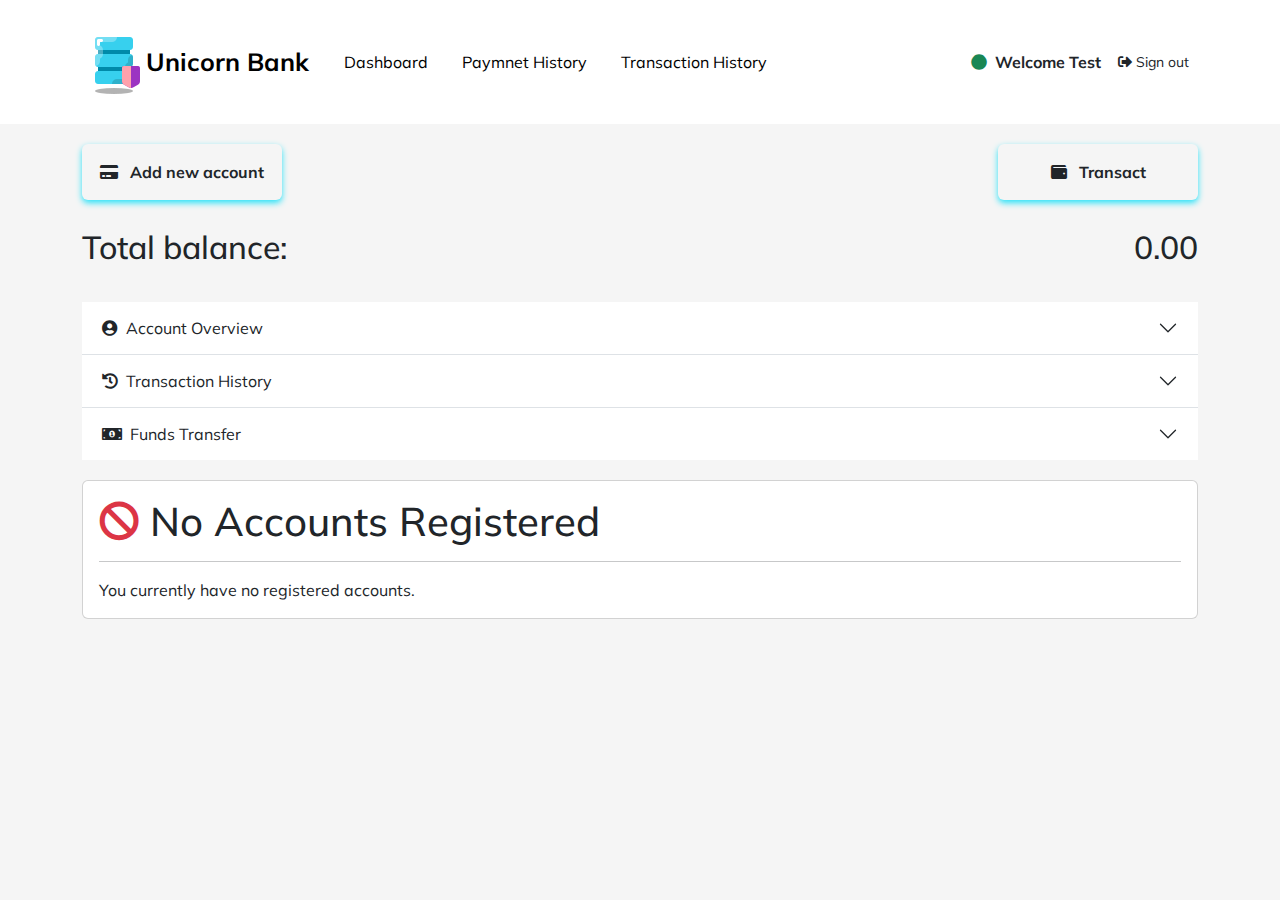
<file: dashboard.html>
<!DOCTYPE html>
<html lang="en">
<head>
    <meta charset="UTF-8">
    <meta name="viewport" content="width=device-width, initial-scale=1.0">
    <title>Dashboard</title>
    <!-- Linking bootstrap css file -->
    <link rel="stylesheet" href="css/bootstrap/bootstrap.css">
    <!-- Linking fontawsome css file -->
    <link rel="stylesheet" href="css/fontawsome/all.css">
    <link rel="stylesheet" href="https://cdnjs.cloudflare.com/ajax/libs/font-awesome/5.15.4/css/all.min.css">
    <!-- Linking Google fonts -->
    <link rel="preconnect" href="https://fonts.googleapis.com">
    <link rel="preconnect" href="https://fonts.gstatic.com" crossorigin>
    <link href="https://fonts.googleapis.com/css2?family=Mulish:ital,wght@0,200..1000;1,200..1000&display=swap" rel="stylesheet">
    <!-- Linking dashboard css -->
    <link rel="stylesheet" href="css/dashboard.css">
    <!-- Linking js files for offcanvas to work -->
    <script src="js/bootstrap.bundle.js"></script>
</head>
<body>
    <!-- user Main pg header -->
    <header class="main-page-header mb-3">
        <!-- Name and logo -->
        <div class="d-flex align-items-center container">
            <div class="d-flex align-items-center">
                <img src="images/logo.png" alt="Site Logo" class="logo" />
                <div class="company-name">
                    Unicorn Bank
                </div>
            </div>
            <!-- end of Name and logo -->
            <!-- Navigation bar -->
            <nav class="navigation">
                <li><a href="dashboard.html" target="_self">Dashboard</a></li>
                <li><a href="dashboard.html" target="_self">Paymnet History</a></li>
                <li><a href="dashboard.html" target="_self">Transaction History</a></li>
            </nav>
            <!-- end of Navigation bar -->
            <!-- display user name -->
            <div class="display-name ms-auto">
                <i class="fa fa-circle text-success me-2"></i>Welcome <span>Test</span>
            </div>
            <!-- end of display user name -->
            <!-- log out btn -->
            <a href="login.html" class="btn btn-sm ms-2">
                <i class="fas fa-sign-out-alt" aria-hidden="true"></i> Sign out
            </a>
        </div>
    </header>
    <!-- end of user Main pg header -->
    <!-- start of transact body -->
    <div class="offcanvas offcanvas-start" data-bs-scroll="true" data-bs-backdrop="false" tabindex="-1" id="offcanvasScrolling" aria-labelledby="offcanvasScrollingLabel">
        <div class="offcanvas-header">
          <h5 class="offcanvas-title" id="offcanvasScrollingLabel">Transact</h5>
          <button type="button" class="btn-close text-reset" data-bs-dismiss="offcanvas" aria-label="Close"></button>
        </div>
        <div class="offcanvas-body">
            <!-- dropdown -->
            <small class="card-text">
                Choose an option below to perform transaction:
            </small>
            <select name="transact-type" id="transact-type" class="form-control my-3">
                <option value="">-- Select transaction type --</option>
                <option value="payment">Payment</option>
                <option value="transfer">Transfer</option>
                <option value="deposit">Deposit</option>
                <option value="withdraw">Withdraw</option>
            </select>
            <!-- end of dropdown -->
            <!-- payment card -->
            <div class="card payment-card text-black">
              <!-- Card body -->
              <div class="card-body">
                <!-- form group -->
                <div class="form-group mb-2">
                  <label for="">Account holder / Beneficiary</label>
                  <input type="text" name="beneficiary" class="form-control" placeholder="Enter Account holder / Beneficiary name">
                </div>
                <!-- end of form group -->
                <!-- form group -->
                <div class="form-group mb-2">
                  <label for="">Beneficiary account number</label>
                  <input type="text" name="beneficiary" class="form-control" placeholder="Enter Account / Beneficiary number">
                </div>
                <!-- end of form group -->
                <!-- form group -->
                <div class="form-group mb-2">
                  <select name="account_id" id="" class="form-control my-3">
                    <option value="">-- Select Account --</option>
                  </select>
                </div>
                <!-- end of form group -->
                <!-- form group -->
                <div class="form-group mb-2">
                  <label for="">Enter amount</label>
                  <input type="text" name="payment_amt" class="form-control" placeholder="Enter amount">
                </div>
                <!-- end of form group -->
                <!-- form group -->
                <div class="form-group mb-2">
                  <button id="payment-btn" class="btn">Pay</button>
                </div>
                <!-- end of form group -->
              </div>
              <!-- end of Card body -->
            </div>
            <!-- end of payment card -->

            <!-- transfer card -->
            <div class="card transfer-card text-black">
              <!-- Card body -->
              <div class="card-body">
                <form action="" class="transfer-form">
                  <!-- form group -->
                  <div class="form-group mb-2">
                    <select name="account_id" id="" class="form-control my-3">
                      <option value="">-- Select Account --</option>
                    </select>
                  </div>
                  <!-- end of form group -->
                  <!-- form group -->
                  <div class="form-group mb-2">
                    <label for="">To:</label>
                    <select name="account_id" id="" class="form-control my-3">
                      <option value="">-- Select Account --</option>
                    </select>
                  </div>
                  <!-- end of form group -->
                  <!-- form group -->
                  <div class="form-group mb-2">
                    <label for="">Enter amount</label>
                    <input type="text" name="transfer_amt" class="form-control" placeholder="Enter amount">
                  </div>
                  <!-- end of form group -->
                </form>
                <!-- end of transfer form -->
                <!-- form group -->
                <div class="form-group mb-2">
                  <button id="payment-btn" class="btn">Transfer</button>
                </div>
                <!-- end of form group -->
              </div>
              <!-- end of Card body -->
            </div>
            <!-- end of transfer card -->

            <!-- deposit card -->
            <div class="card deposit-card text-black">
              <!-- Card body -->
              <div class="card-body">
                <!-- form -->
                <form action="" method="post" class="deposit-form">
                  <!-- form group -->
                  <div class="form-group mb-2">
                    <select name="account_id" id="" class="form-control my-3">
                      <option value="">-- Select Account --</option>
                    </select>
                  </div>
                  <!-- end of form group -->
                  <!-- form group -->
                  <div class="form-group mb-2">
                    <label for="">Enter amount</label>
                    <input type="text" name="deposit_amt" class="form-control" placeholder="Enter amount">
                  </div>
                  <!-- end of form group -->
                </form>
                <!-- end of deposit form -->
                <!-- form group -->
                <div class="form-group mb-2">
                  <button id="payment-btn" class="btn">Deposit</button>
                </div>
                <!-- end of form group -->
              </div>
              <!-- end of Card body -->
            </div>
            <!-- end of deposit card -->
            <!-- withdraw card -->
            <div class="card withdraw-card text-black">
              <!-- Card body -->
              <div class="card-body">
                <!-- form -->
                <form action="" method="post" class="deposit-form">
                  <!-- form group -->
                  <div class="form-group mb-2">
                    <select name="account_id" id="" class="form-control my-3">
                      <option value="">-- Select Account --</option>
                    </select>
                  </div>
                  <!-- end of form group -->
                  <!-- form group -->
                  <div class="form-group mb-2">
                    <label for="">Enter amount</label>
                    <input type="text" name="withdraw_amt" class="form-control" placeholder="Enter amount">
                  </div>
                  <!-- end of form group -->
                </form>
                <!-- end of deposit form -->
                <!-- form group -->
                <div class="form-group mb-2">
                  <button id="payment-btn" class="btn">Withdraw</button>
                </div>
                <!-- end of form group -->
              </div>
              <!-- end of Card body -->
            </div>
            <!-- end of withdraw card -->
        </div>
    </div>
    <!-- end of transact body -->
    
    <!-- start of accounts form container -->
    <div class="offcanvas offcanvas-end" tabindex="-1" id="offcanvasRight" data-bs-backdrop="false".aria-labelledby="offcanvasRightLabel">
      <div class="offcanvas-header">
        <h5 id="offcanvasRightLabel">Create / Add an account</h5>
        <button type="button" class="btn-close text-reset" data-bs-dismiss="offcanvas" aria-label="Close"></button>
      </div>
      <div class="offcanvas-body">
        <!-- account form card -->
        <div class="card">
          <div class="card-body">
            <form action="" class="add-acc-form">
              <!-- form group -->
              <input type="text" name="acc_name" id="" class="form-control" placeholder="Enter account name">
              <!-- end of form group -->
              <!-- form group -->
              <select name="account_type" id="" class="form-control my-3">
                <option value="">-- Select Account Type --</option>
                <option value="savings">Savings</option>
                <option value="business">Business / Current</option>
              </select>
              <!-- end of form group -->
            </form>
            <!-- form group -->
            <div class="form-group mb-2">
              <button id="payment-btn" class="btn">Create</button>
            </div>
            <!-- end of form group -->
          </div>
        </div>
        <!-- end of account form card -->
      </div>
    </div>
    <!-- end of accounts form container -->
    <!-- container -->
    <div class="container d-flex justify-content-between">
        <button id="add-acc-btn" class="btn" type="button" data-bs-toggle="offcanvas" data-bs-target="#offcanvasRight" aria-controls="offcanvasRight">
            <i class="fa fa-credit-card me-2"></i> Add new account
        </button>
            
        <button id="add-acc-btn" class="btn" type="button" data-bs-toggle="offcanvas" data-bs-target="#offcanvasScrolling" aria-controls="offcanvasScrolling">
            <i class="fa fa-wallet me-2"></i> Transact
        </button>
    </div>
    <!-- end of container -->
    <!-- total balance display -->
    <div class="container d-flex py-2">
        <h2 class="me-auto">Total balance:</h2>
        <h2 class="ms-auto">0.00</h2>
    </div>
    <!-- end of total balance display -->
    <!-- Container: dropdown menu -->
    <div class="container">
        <div class="accordion accordion-flush" id="accordionFlushExample">
            <div class="accordion-item">
              <h2 class="accordion-header" id="flush-headingOne">
                <button class="accordion-button collapsed" type="button" data-bs-toggle="collapse" data-bs-target="#flush-collapseOne" aria-expanded="false" aria-controls="flush-collapseOne">
                  <i class="fas fa-user-circle me-2"></i> Account Overview
                </button>
              </h2>
              <div id="flush-collapseOne" class="accordion-collapse collapse" aria-labelledby="flush-headingOne" data-bs-parent="#accordionFlushExample">
                <div class="accordion-body">View your account balance, recent transactions, and important account details in one convenient location. Monitor your savings, checking, and investment accounts effortlessly.</div>
              </div>
            </div>
            <div class="accordion-item">
              <h2 class="accordion-header" id="flush-headingTwo">
                <button class="accordion-button collapsed" type="button" data-bs-toggle="collapse" data-bs-target="#flush-collapseTwo" aria-expanded="false" aria-controls="flush-collapseTwo">
                  <i class="fas fas fa-history me-2"></i>Transaction History
                </button>
              </h2>
              <div id="flush-collapseTwo" class="accordion-collapse collapse" aria-labelledby="flush-headingTwo" data-bs-parent="#accordionFlushExample">
                <div class="accordion-body">Keep track of all your financial activities with ease. Access a comprehensive list of your past transactions, including deposits, withdrawals, transfers, and payments.</div>
              </div>
            </div>
            <div class="accordion-item">
                <h2 class="accordion-header" id="flush-headingThree">
                    <button class="accordion-button collapsed" type="button" data-bs-toggle="collapse" data-bs-target="#flush-collapseThree" aria-expanded="false" aria-controls="flush-collapseThree">
                      <i class="fas fas fa-money-bill-alt me-2"></i>Funds Transfer
                </button>
                </h2>
                <div id="flush-collapseThree" class="accordion-collapse collapse" aria-labelledby="flush-headingThree" data-bs-parent="#accordionFlushExample">
                    <div class="accordion-body">Seamlessly transfer funds between your accounts. Initiate one-time or recurring transfers, set up standing instructions, and manage multiple linked accounts securely. Enjoy the convenience of managing your finances in just a few clicks.</div>
                </div>
            </div>
        </div>
    </div>
    <!-- end of container: dropdown menu -->
      <!-- container: no of accounts -->
      <div class="container">
        <div class="card no-acc">
            <div class="card-body">
                <h1 class="card-title">
                    <i class="fa fa-ban text-danger"></i> No Accounts Registered
                </h1>
                <hr>
                <div class="card-text">
                    You currently have no registered accounts.
                </div>
            </div>
        </div>
      </div>
      <!-- end of container: no of accounts -->
      <!-- Linking js file-->
      <script src="js/main.js"></script>
</body>
</html>
</file>
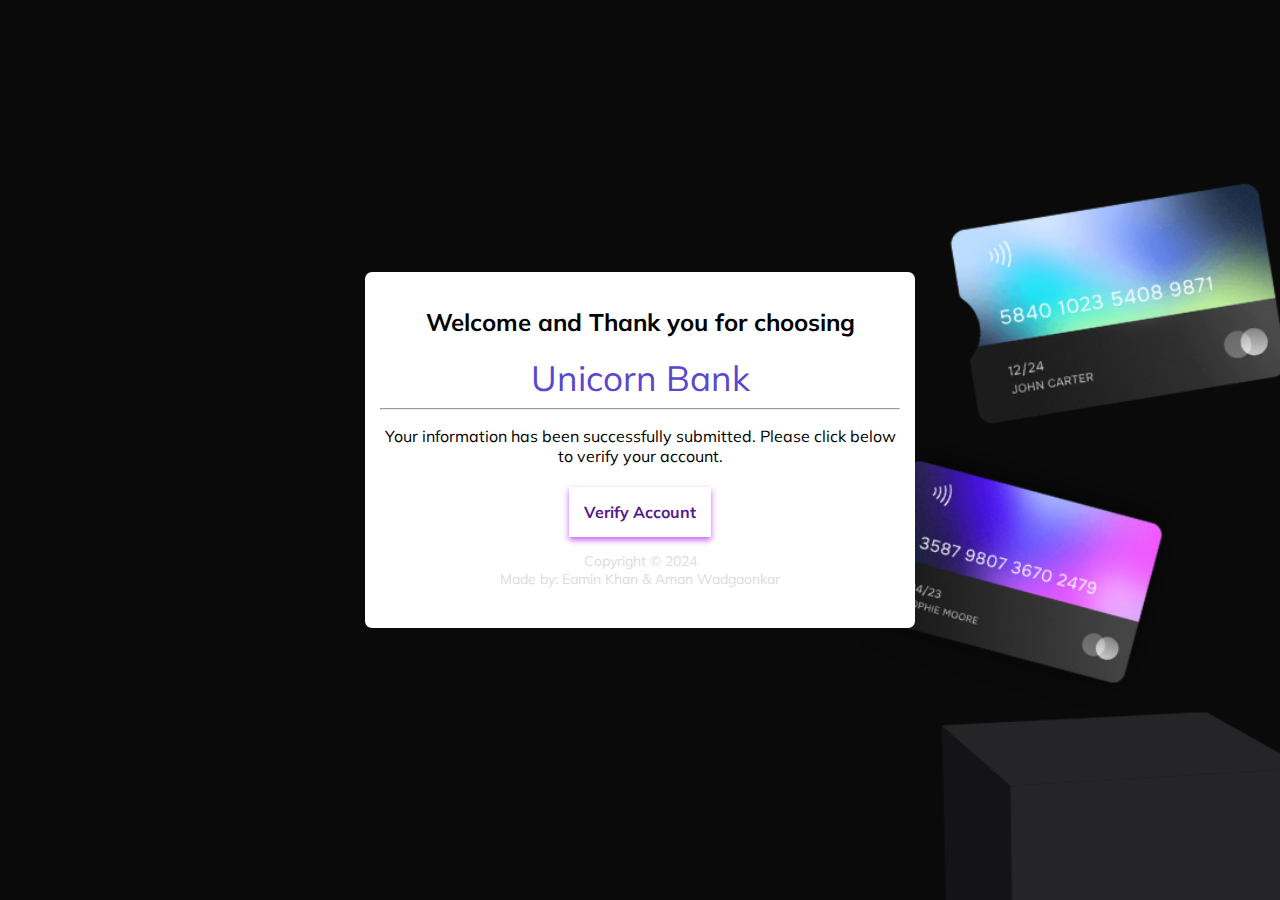
<file: email.html>
<!DOCTYPE html>
<html lang='en'>
<head>
    <meta charset='UTF-8'>
    <meta name='viewport' content='width=device-width, initial-scale=1.0'>
    <!-- linking css -->
    <link rel='stylesheet' href='css/email.css'>
    <!-- linking google fonts -->
    <link rel='preconnect' href='https://fonts.googleapis.com'>
    <link rel='preconnect' href='https://fonts.gstatic.com' crossorigin>
    <link href='https://fonts.googleapis.com/css2?family=Mulish:ital,wght@0,200..1000;1,200..1000&display=swap' rel='stylesheet'>
    <title>Document</title>
</head>
<body>
    <!-- Wrapper -->
    <div class='wrapper'>
        <!-- email msg header -->
        <h2 class='email-msg-header'>
            Welcome and Thank you for choosing <br>
        </h2>
        <!-- end of email msg header -->
        <!-- company name -->
        <div class='company-name'>Unicorn Bank</div>
        <!-- end of company name -->
        <hr>
        <!-- welcome text -->
        <p class='welcome-text'>
            Your information has been successfully submitted. Please click below to verify your account.
        </p>
        <!-- end of welcome text -->
        <br>
        <!-- verify account button -->
        <center><a href='' class='verify-acc-btn' role='button'>Verify Account</a></center>
        <!-- end of verify acc button -->
        <!-- copy right wrapper -->
        <div class='copy-right'>Copyright &copy; 2024 <br>Made by: Eamin Khan & Aman Wadgaonkar</div>
        <!-- end of copy right wrapper -->
    </div>
    <!-- end od wrapper -->
</body>
</html>
</file>
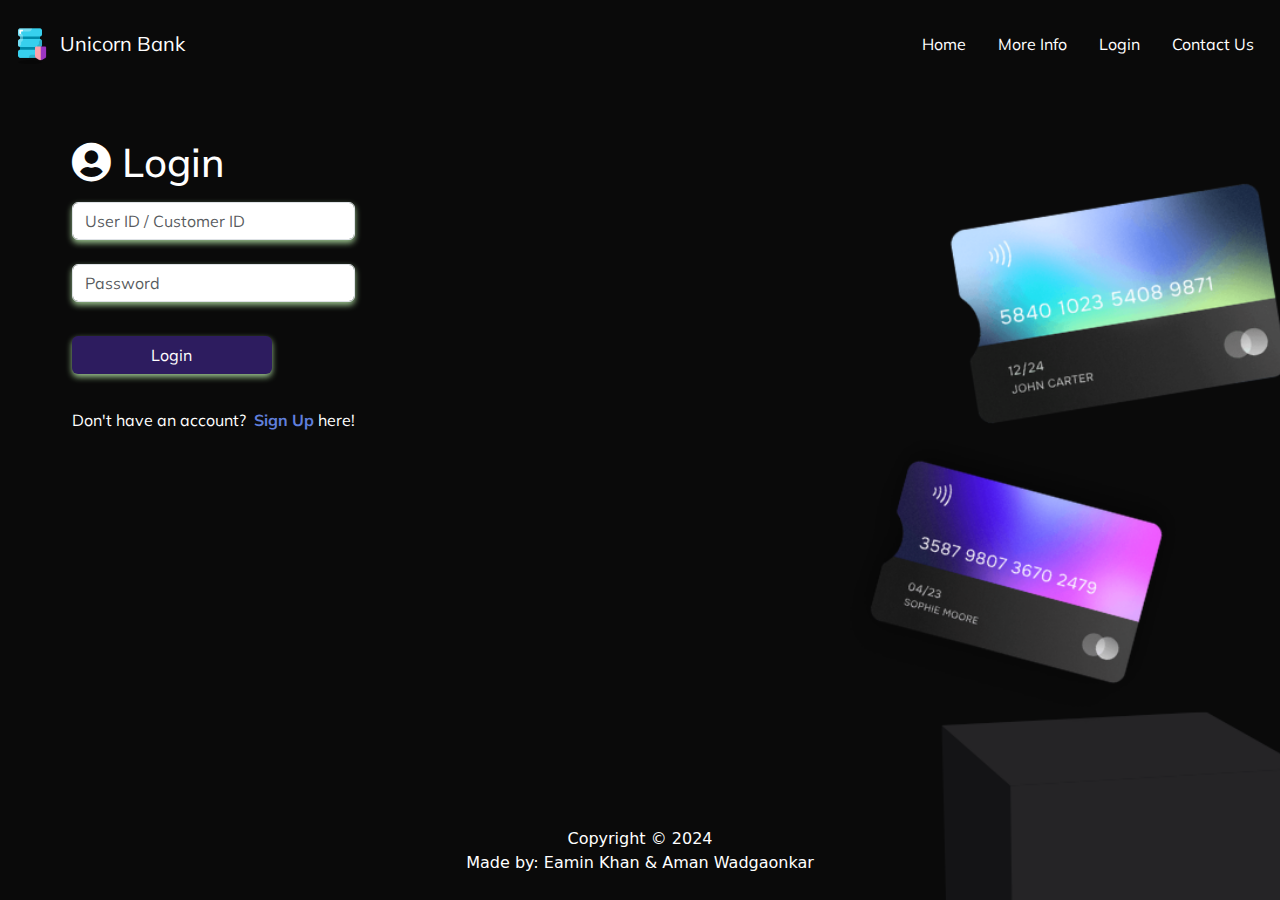
<file: login.html>
<!DOCTYPE html>
<html lang="en">
<head>
    <meta charset="UTF-8">
    <meta name="viewport" content="width=device-width, initial-scale=1.0">
    <title>Login | Unicorn Bank</title>
    <!-- Linking bootstrap css file -->
    <link rel="stylesheet" href="css/bootstrap/bootstrap.css">
    <!-- Linking fontawsome css file -->
    <link rel="stylesheet" href="css/fontawsome/all.css">
    <link rel="stylesheet" href="https://cdnjs.cloudflare.com/ajax/libs/font-awesome/5.15.4/css/all.min.css">
    <!-- Linking the default.css file -->
    <link rel="stylesheet" href="css/default.css">
    <!-- Linking Google fonts -->
    <link rel="preconnect" href="https://fonts.googleapis.com">
    <link rel="preconnect" href="https://fonts.gstatic.com" crossorigin>
    <link href="https://fonts.googleapis.com/css2?family=Mulish:ital,wght@0,200..1000;1,200..1000&display=swap" rel="stylesheet">
</head>
<body class="justify-content-center">
    <!-- Navigation Bar -->
    <header class="d-flex justify-content-between align-items-center">
        <div class="d-flex align-items-center logo">
            <img src="images/logo.png" alt="Site Logo" class="logo" />
            <div class="site-name">
                Unicorn Bank
            </div>
        </div>
        <nav class="navbar navbar-light" style="background-color: transparent;">
            <ul class="navbar">
                <li class="nav-item">
                    <a class="nav-link" aria-current="page" href="index.html">Home</a>
                </li>
                <li class="nav-item">
                    <a class="nav-link" href="information.html">More Info</a>
                </li>
                <li class="nav-item">
                    <a class="nav-link" href="login.html">Login</a>
                </li>
                <li class="nav-item">
                    <a class="nav-link" href="contact.html" tabindex="-1" aria-disabled="true">Contact Us</a>
                </li>
            </ul>
        </nav>
    </header>
    <!-- end of Navigation Bar -->
    <!-- Login card -->
    <div class="d-flex justify-content-center align-items-center card login-form-card col-4 bg-transparent border-0">
        <!-- Card body -->
        <div class="login-card-body">
            <!-- Login heading -->
            <h1 class="form-header card-title mb-3 text-white">
                <i class="fa fa-user-circle"></i> Login
            </h1>
            <!-- end of Login heading -->
            <!-- Form -->
            <form action="" class="login-form">
                <div class="form-group col mb-4">
                    <input type="number" name="userID" class="form-control" placeholder="User ID / Customer ID"/>
                </div>
                <div class="form-group col mb-4">
                    <input type="password" name="password" class="form-control" placeholder="Password"/>
                </div>
                <div class="form-group col mb-4">
                    <button class="btn login-btn"><a href="dashboard.html">Login</a></button>
                </div>
            </form>
            <!-- Form -->
            <!-- Already acc present card -->
            <p class="acc-card-text my-2 text-white">
                Don't have an account?<span class="ms-2 login-link"><a href="register.html">Sign Up</a></span> here!
            </p>
            <!-- Already acc present card -->
        </div>
        <!-- end of Card body -->
    </div>
    <!-- end of Login card -->
    <!-- Footer start -->
    <footer>Copyright &copy; 2024 <br>Made by: Eamin Khan & Aman Wadgaonkar</footer>
    <!-- end of Footer -->
    <!-- Linking jQuery, Popper.js, Bootstrap JS -->
    <script src="https://code.jquery.com/jquery-3.5.1.slim.min.js"></script>
    <script src="https://cdn.jsdelivr.net/npm/@popperjs/core@2.5.4/dist/umd/popper.min.js"></script>
    <script src="https://stackpath.bootstrapcdn.com/bootstrap/4.5.2/js/bootstrap.min.js"></script>
</body>
</html>
</file>
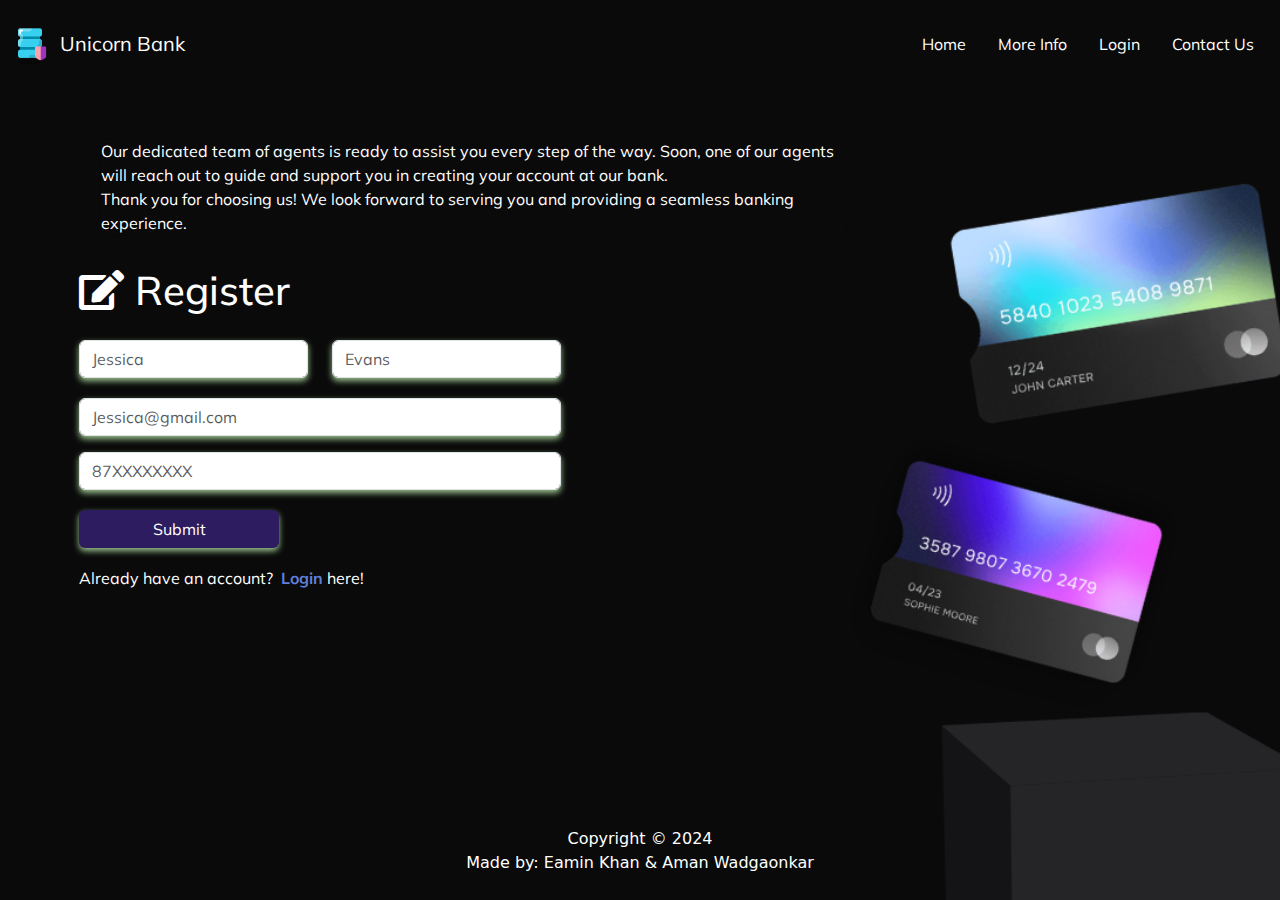
<file: register.html>
<!DOCTYPE html>
<html lang="en">
<head>
    <meta charset="UTF-8">
    <meta name="viewport" content="width=device-width, initial-scale=1.0">
    <title>Register | Unicorn Bank</title>
    <!-- Linking bootstrap css file -->
    <link rel="stylesheet" href="css/bootstrap/bootstrap.css">
    <!-- Linking fontawsome css file -->
    <link rel="stylesheet" href="css/fontawsome/all.css">
    <link rel="stylesheet" href="https://cdnjs.cloudflare.com/ajax/libs/font-awesome/5.15.4/css/all.min.css">
    <!-- Linking the default.css file -->
    <link rel="stylesheet" href="css/default.css">
    <!-- Linking Google fonts -->
    <link rel="preconnect" href="https://fonts.googleapis.com">
    <link rel="preconnect" href="https://fonts.gstatic.com" crossorigin>
    <link href="https://fonts.googleapis.com/css2?family=Mulish:ital,wght@0,200..1000;1,200..1000&display=swap" rel="stylesheet">
</head>
<body class="justify-content-center">
    <!-- Navigation Bar -->
    <header class="d-flex justify-content-between align-items-center">
        <div class="d-flex align-items-center logo">
            <img src="images/logo.png" alt="Site Logo" class="logo" />
            <div class="site-name">
                Unicorn Bank
            </div>
        </div>
        <nav class="navbar navbar-light" style="background-color: transparent;">
            <ul class="navbar">
                <li class="nav-item">
                    <a class="nav-link" aria-current="page" href="index.html">Home</a>
                </li>
                <li class="nav-item">
                    <a class="nav-link" href="information.html">More Info</a>
                </li>
                <li class="nav-item">
                    <a class="nav-link" href="login.html">Login</a>
                </li>
                <li class="nav-item">
                    <a class="nav-link" href="contact.html" tabindex="-1" aria-disabled="true">Contact Us</a>
                </li>
            </ul>
        </nav>
    </header>
    <!-- end of Navigation Bar -->
    <!-- Information card -->
    <div class="d-flex justify-content-center align-items-center card col-7 bg-transparent text-white info-card">
        Our dedicated team of agents is ready to assist you every step of the way. Soon, one of our agents will reach out to guide and support you in creating your account at our bank. <br>
        Thank you for choosing us! We look forward to serving you and providing a seamless banking experience.
    </div>
    <!-- end of Information card -->
    <!-- Registeration card -->
    <div class="d-flex justify-content-center align-items-center card registeration-form-card col-6 bg-transparent border-0">
        <!-- Card body -->
        <div class="reg-card-body">
            <!-- Reg heading -->
            <h1 class="form-header card-title mb-3">
                <i class="fa fa-edit"></i> Register
            </h1>
            <!-- end of Reg heading -->
            <!-- Form -->
            <form action="" class="reg-form">
                <!-- row for fname and lname -->
                <div class="row">
                    <div class="form-group col">
                        <input type="text" name="firstName" class="form-control" placeholder="Jessica"/>
                    </div>
                    <div class="form-group col">
                        <input type="text" name="lastName" class="form-control" placeholder="Evans"/>
                    </div>
                </div>
                <!-- end of row for fname and lname -->
                <div class="form-group col mb-3">
                    <input type="email" name="email" class="form-control" placeholder="Jessica@gmail.com"/>
                </div>
                <div class="form-group col">
                    <input type="number" name="contactNo" class="form-control" placeholder="87XXXXXXXX"/>
                </div>
                <div class="form-group col">
                    <button class="btn">Submit</button>
                </div>
            </form>
            <!-- Form -->
            <!-- Already acc present card -->
            <p class="acc-card-text my-2">
                Already have an account?<span class="ms-2 login-link"><a href="login.html">Login</a></span> here!
            </p>
            <!-- Already acc present card -->
        </div>
        <!-- end of Card body -->
    </div>
    <!-- end of Registeration card -->
    <!-- Footer start -->
    <footer>Copyright &copy; 2024 <br>Made by: Eamin Khan & Aman Wadgaonkar</footer>
    <!-- end of Footer -->
    <!-- Linking jQuery, Popper.js, Bootstrap JS -->
    <script src="https://code.jquery.com/jquery-3.5.1.slim.min.js"></script>
    <script src="https://cdn.jsdelivr.net/npm/@popperjs/core@2.5.4/dist/umd/popper.min.js"></script>
    <script src="https://stackpath.bootstrapcdn.com/bootstrap/4.5.2/js/bootstrap.min.js"></script>
</body>
</html>
</file>
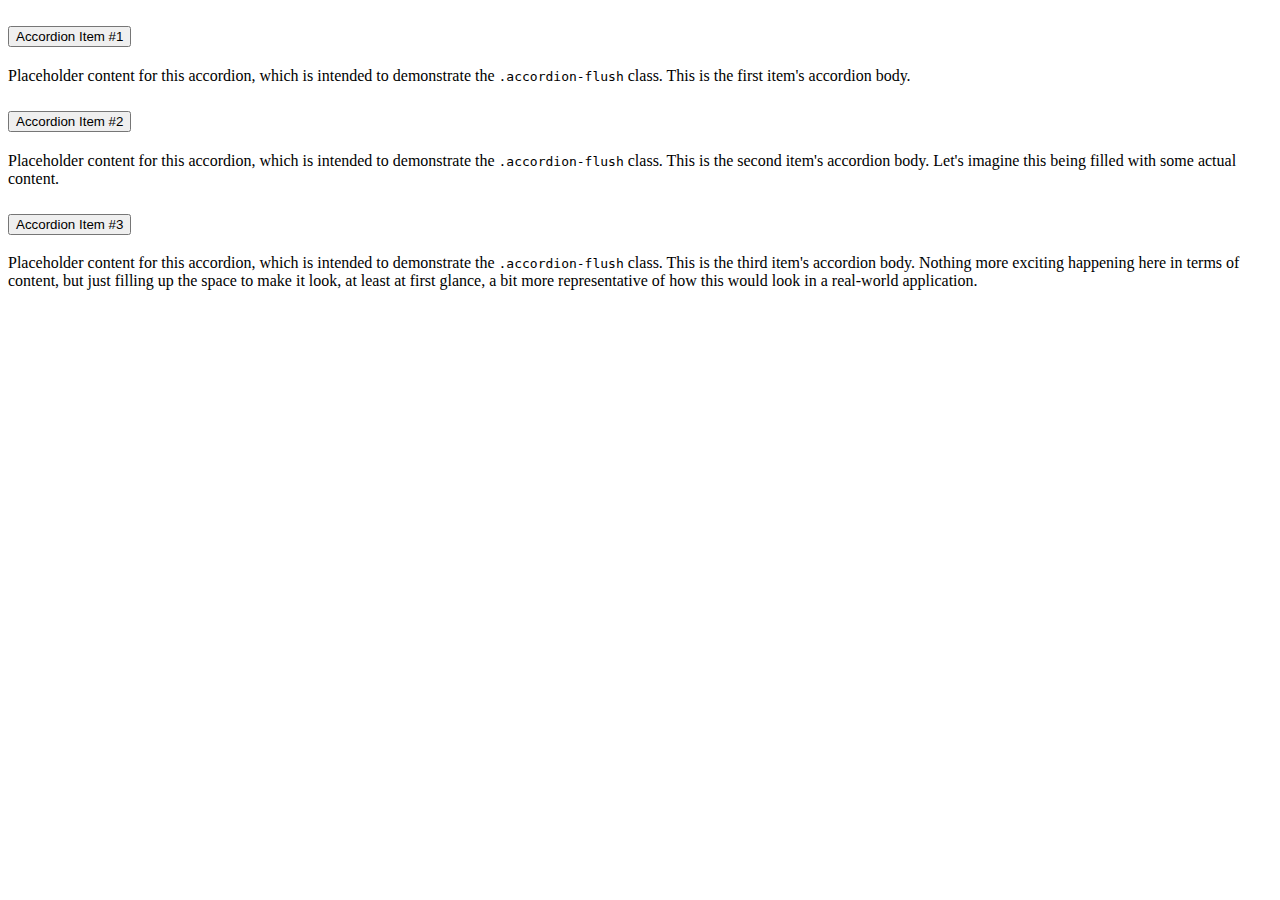
<file: components/accordian.html>
<!DOCTYPE html>
<html lang="en">
<head>
    <meta charset="UTF-8">
    <meta name="viewport" content="width=device-width, initial-scale=1.0">
    <title>Document</title>
</head>
<body>
    <div class="accordion accordion-flush" id="accordionFlushExample">
        <div class="accordion-item">
          <h2 class="accordion-header" id="flush-headingOne">
            <button class="accordion-button collapsed" type="button" data-bs-toggle="collapse" data-bs-target="#flush-collapseOne" aria-expanded="false" aria-controls="flush-collapseOne">
              Accordion Item #1
            </button>
          </h2>
          <div id="flush-collapseOne" class="accordion-collapse collapse" aria-labelledby="flush-headingOne" data-bs-parent="#accordionFlushExample">
            <div class="accordion-body">Placeholder content for this accordion, which is intended to demonstrate the <code>.accordion-flush</code> class. This is the first item's accordion body.</div>
          </div>
        </div>
        <div class="accordion-item">
          <h2 class="accordion-header" id="flush-headingTwo">
            <button class="accordion-button collapsed" type="button" data-bs-toggle="collapse" data-bs-target="#flush-collapseTwo" aria-expanded="false" aria-controls="flush-collapseTwo">
              Accordion Item #2
            </button>
          </h2>
          <div id="flush-collapseTwo" class="accordion-collapse collapse" aria-labelledby="flush-headingTwo" data-bs-parent="#accordionFlushExample">
            <div class="accordion-body">Placeholder content for this accordion, which is intended to demonstrate the <code>.accordion-flush</code> class. This is the second item's accordion body. Let's imagine this being filled with some actual content.</div>
          </div>
        </div>
        <div class="accordion-item">
          <h2 class="accordion-header" id="flush-headingThree">
            <button class="accordion-button collapsed" type="button" data-bs-toggle="collapse" data-bs-target="#flush-collapseThree" aria-expanded="false" aria-controls="flush-collapseThree">
              Accordion Item #3
            </button>
          </h2>
          <div id="flush-collapseThree" class="accordion-collapse collapse" aria-labelledby="flush-headingThree" data-bs-parent="#accordionFlushExample">
            <div class="accordion-body">Placeholder content for this accordion, which is intended to demonstrate the <code>.accordion-flush</code> class. This is the third item's accordion body. Nothing more exciting happening here in terms of content, but just filling up the space to make it look, at least at first glance, a bit more representative of how this would look in a real-world application.</div>
          </div>
        </div>
      </div>
</body>
</html>
</file>
<file: css/dashboard.css>
.offcanvas {
    z-index: 1050; /* Adjust this value based on your needs */
}
.overlay {
    z-index: 1040; /* Below the offcanvas if you want it visible but behind the offcanvas */
    display: none;
}

*{
    box-sizing: border-box;
    font-family: "Mulish", sans-serif;
}

/* body styling */
body{
    background-color: whitesmoke;
}

/* header styling */
.main-page-header{
    padding: 10px 0px;
    background-color: white;
}

/* comapny name styles */
.main-page-header .company-name{
    font-weight: bold;
    color: black;
    font-size: 25px;
}

/* navigation bar */
.navigation{
    margin-left: 20px;
}

.navigation li{
    display: inline-block;
    list-style: none;
    margin: 0px 15px;
}

.navigation li a{
    color: black;
    text-decoration: none;
}

.navigation li a:hover{
    color: #5a47cd;
    font-weight: 600;
}

/* display user name style */
.display-name{
    font-weight: bold;
}

/* Transact button styles */
#transact-btn{
    padding: 15px;
    width: 200px;
    box-shadow: 0px 3px 6px #29e2f8;
    font-weight: bold;
}

/* Add account button */
#add-acc-btn{
    padding: 15px;
    width: 200px;
    box-shadow: 0px 3px 6px #29e2f8;
    font-weight: bold;
}

/* offcanvas styling */
.offcanvas{
    background-color: #d1cfe5;
}

/* dropdown menu / accordian */
.container{
    margin: 20px auto;
}

/* Payment button */
#payment-btn{
    padding: 5px;
    width: 100px;
    box-shadow: 0px 3px 6px #29e2f8;
    font-weight: bold;
    margin-top: 10px;
}

/* payment card */
.payment-card{
    display: none;
}

.transfer-card{
    display: none;
}

.deposit-card{
    display: none;
}

.withdraw-card{
    display: none;
}
</file>
<file: css/email.css>
*{
    box-sizing: border-box;
    font-family: "Mulish", sans-serif;
}

body{
    height: 100vh;
    background-image: url("../images/mainBG.png");
    background-size: cover;
    background-position: center center;
    background-repeat: no-repeat;
    margin: 0; /* Reset default margin */
    display: flex;
    align-items: center;
    justify-content: center;
}

/* Wrapper styling */
.wrapper{
    width: 550px;
    height: auto;
    padding: 15px;
    background-color: white;
    border-radius: 7px;
}

/* email msg header */
.email-msg-header{
    text-align: center;
}

/* company name */
.company-name{
    font-size: 35px;
    width: 100%;
    text-align: center;
    color: #5a47cd;
}

/* welcome text */
.welcome-text{
    text-align: center;
}

/* verify acc btn */
.verify-acc-btn{
    padding: 15px;
    width: 200px;
    box-shadow: 0px 3px 6px #c75df7;
    font-weight: bold;
    text-decoration: none;
}

/* copy right wrapper */
.copy-right{
    padding: 25px;
    color: gainsboro;
    font-size: 14px;
    margin-top: 5px;
    display: flex;
    align-items: center;
    justify-content: center;
    text-align: center;
}
</file>
<file: css/default.css>
*{
    box-sizing: border-box;
}

/* Main body styling */
body{
    height: 100vh;
    background-image: url("../images/mainBG.png");
    background-size: cover;
    background-position: center center;
    background-repeat: no-repeat;
    margin: 0; /* Reset default margin */
}

/* Main page Intro card styles */
#intro-card{
    margin: 0px 0px 0px 100px;
    font-family: "Mulish", sans-serif;
    color: white;
    padding-top: 30px;
}

#intro-card h5{
    font-size: 45px;
}

#intro-card p{
    font-size: 14px;
    font-family: "Mulish", sans-serif;
}

.button-wrapper a{
    padding: 15px;
    width: 200px;
    box-shadow: 0px 3px 6px #29e2f8;
    font-weight: bold;
}

.button-wrapper a:hover{
    font-size: 20px;
}

.register{
    margin-right: 10px;
    background-color: #fff;
    /* border: 1px solid #29e2f8; */
}

.login{
    background-color: transparent;
    color: #fff;
    /* border: 1px solid #543800; */
}

/* Navigation bar styles */
header{
    font-family: "Mulish", sans-serif;
    padding: 10px;
    margin-bottom: 50px;
    width: 100%;
    color: #fff;
    /* margin: 0px 20px 20px 20px; */
}
.site-name{
    color: #fff;
    padding: 10px;
    font-size: 20px;
}
.logo {
    height: 40px;
}
/* .navbar {
    margin-bottom: 20px; /* Add margin at bottom to separate from the content
} */
.navbar ul {
    list-style-type: none;
    margin: 0;
    padding: 0;
    overflow: hidden;
}
.navbar li {
    float: left;
}
.navbar li a {
    color: #fff;
    display: block;
    text-align: center;
    padding: 14px 16px;
    text-decoration: none;
}
.navbar li a:hover{
    font-size: 18px;
    color: #e95efd;
}
/* Footer styling */
footer {
    color: white;
    padding: 25px;
    position: absolute;
    bottom: 0;
    width: 100%;
    text-align: center;
}

/* Information card */
.info-card{
    margin: 0px 0px 30px 100px;
}

/* Registeration form */
.reg-card-body{
    color: #fff;
}

.card{
    font-family: "Mulish", sans-serif;
}

.card .form-control{
    margin: 10px 0px;
    box-shadow: 0px 3px 6px #9ec791;
}

.card button{
    width: 200px;
    margin: 10px 0px;
    color: white;
    background-color: #2d1c5f;
    box-shadow: 0px 3px 6px #9ec791;
}

.login-btn a{
    text-decoration: none;
    color: white;
}

.login-link a{
    text-decoration: none;
    color: #607fdc;
    font-weight: bold;
}

.login-link a:hover{
    color: #c75df7;
    font-size: 18px;
}
</file>
